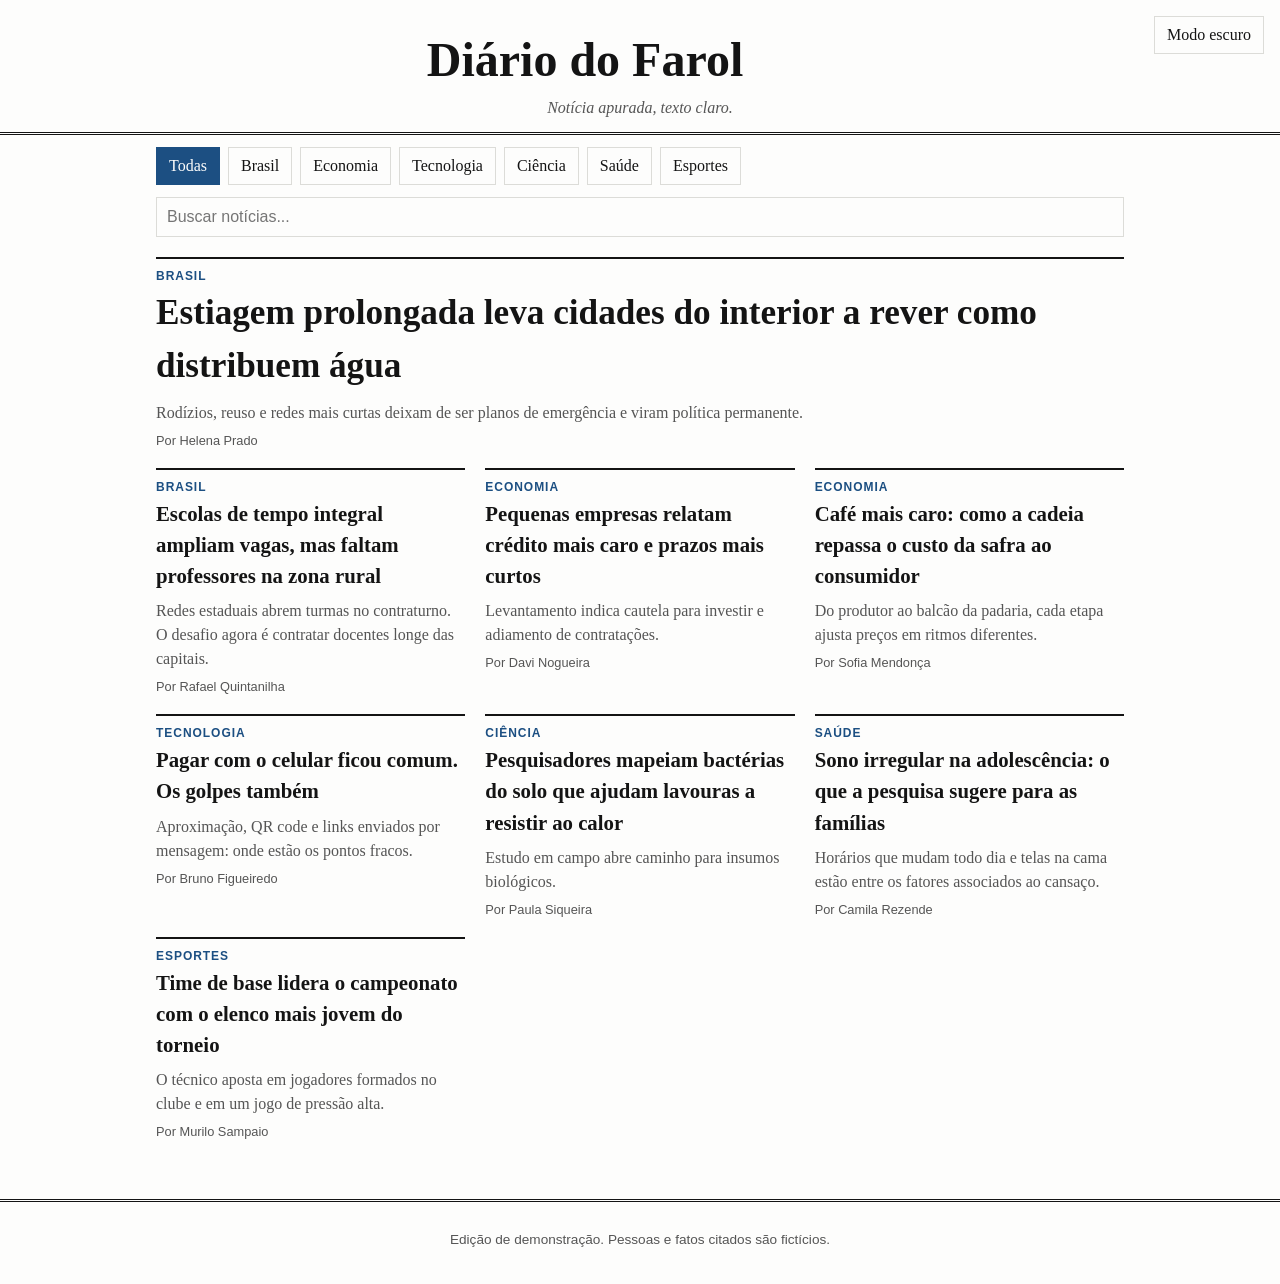
<file: src/index.html>
<!DOCTYPE html>
<html lang="pt-BR">
<head>
  <meta charset="UTF-8">
  <meta name="viewport" content="width=device-width, initial-scale=1">
  <title>Diário do Farol</title>
  <link rel="stylesheet" href="style.css">
</head>
<body>


  <header class="topo">
    <button id="btn-tema" type="button">Modo escuro</button>
    <h1 class="logo">Diário do Farol</h1>
    <p class="slogan">Notícia apurada, texto claro.</p>
  </header>


  <nav id="menu" class="menu"></nav>


  <div class="busca">
    <input id="campo-busca" type="search" placeholder="Buscar notícias...">
  </div>


  <main id="conteudo"></main>

  <footer class="rodape">
    <p>Edição de demonstração. Pessoas e fatos citados são fictícios.</p>
  </footer>

  <script src="script.js"></script>
</body>
</html>
</file>
<file: src/style.css>
:root {
  --fundo: #fdfdfc;
  --texto: #141414;
  --texto-suave: #555555;
  --linha: #dcdcd8;
  --destaque: #1c4f82;
}

body.escuro {
  --fundo: #131415;
  --texto: #ecebe7;
  --texto-suave: #a9a8a2;
  --linha: #34373a;
  --destaque: #86b6e8;
}

* {
  box-sizing: border-box;
}

body {
  margin: 0;
  background: var(--fundo);
  color: var(--texto);
  font-family: Georgia, "Times New Roman", serif;
  line-height: 1.5;
}

main, .busca, .menu, .topo, .rodape {
  max-width: 1000px;
  margin: 0 auto;
  padding: 0 16px;
}

.topo {
  text-align: center;
  padding-top: 16px;
  padding-bottom: 12px;
  border-bottom: 3px double var(--texto);
  max-width: none;
}

.logo {
  font-size: 3rem;
  margin: 8px 0 0;
}

.slogan {
  margin: 0;
  font-style: italic;
  color: var(--texto-suave);
}

#btn-tema {
  float: right;
}

button {
  font: inherit;
  cursor: pointer;
  background: none;
  color: var(--texto);
  border: 1px solid var(--linha);
  padding: 6px 12px;
}

button:hover {
  border-color: var(--texto);
}

.menu {
  display: flex;
  gap: 8px;
  flex-wrap: wrap;
  padding-top: 12px;
  padding-bottom: 12px;
}

.menu button.ativo {
  background: var(--destaque);
  color: var(--fundo);
  border-color: var(--destaque);
}

.busca input {
  width: 100%;
  font-size: 1rem;
  padding: 10px;
  background: transparent;
  color: var(--texto);
  border: 1px solid var(--linha);
}

.grade {
  display: grid;
  grid-template-columns: repeat(auto-fill, minmax(280px, 1fr));
  gap: 20px;
  padding: 20px 0;
}

.card {
  border-top: 2px solid var(--texto);
  padding-top: 10px;
  cursor: pointer;
}

.card:hover h2 {
  text-decoration: underline;
}

.card.destaque {
  grid-column: 1 / -1;
}

.card.destaque h2 {
  font-size: 2.2rem;
}

.card h2 {
  margin: 4px 0 8px;
  font-size: 1.3rem;
}

.secao {
  margin: 0;
  font: bold 0.75rem Arial, sans-serif;
  text-transform: uppercase;
  letter-spacing: 0.08em;
  color: var(--destaque);
}

.resumo {
  color: var(--texto-suave);
  margin: 0 0 8px;
}

.autor {
  font: 0.8rem Arial, sans-serif;
  color: var(--texto-suave);
  margin: 0;
}

.vazio {
  text-align: center;
  padding: 40px 0;
  color: var(--texto-suave);
}

.materia {
  max-width: 680px;
  margin: 0 auto;
  padding: 24px 0;
}

.materia h1 {
  font-size: 2.4rem;
  line-height: 1.1;
  margin: 8px 0;
}

.materia .resumo {
  font-size: 1.2rem;
  font-style: italic;
}

.materia p.paragrafo {
  font-size: 1.15rem;
  line-height: 1.7;
}

.rodape {
  max-width: none;
  margin-top: 40px;
  padding-top: 16px;
  padding-bottom: 24px;
  border-top: 3px double var(--texto);
  text-align: center;
  font: 0.85rem Arial, sans-serif;
  color: var(--texto-suave);
}

@media (max-width: 600px) {
  .logo { font-size: 2.2rem; }
  .card.destaque h2 { font-size: 1.6rem; }
  .materia h1 { font-size: 1.8rem; }
}
</file>
